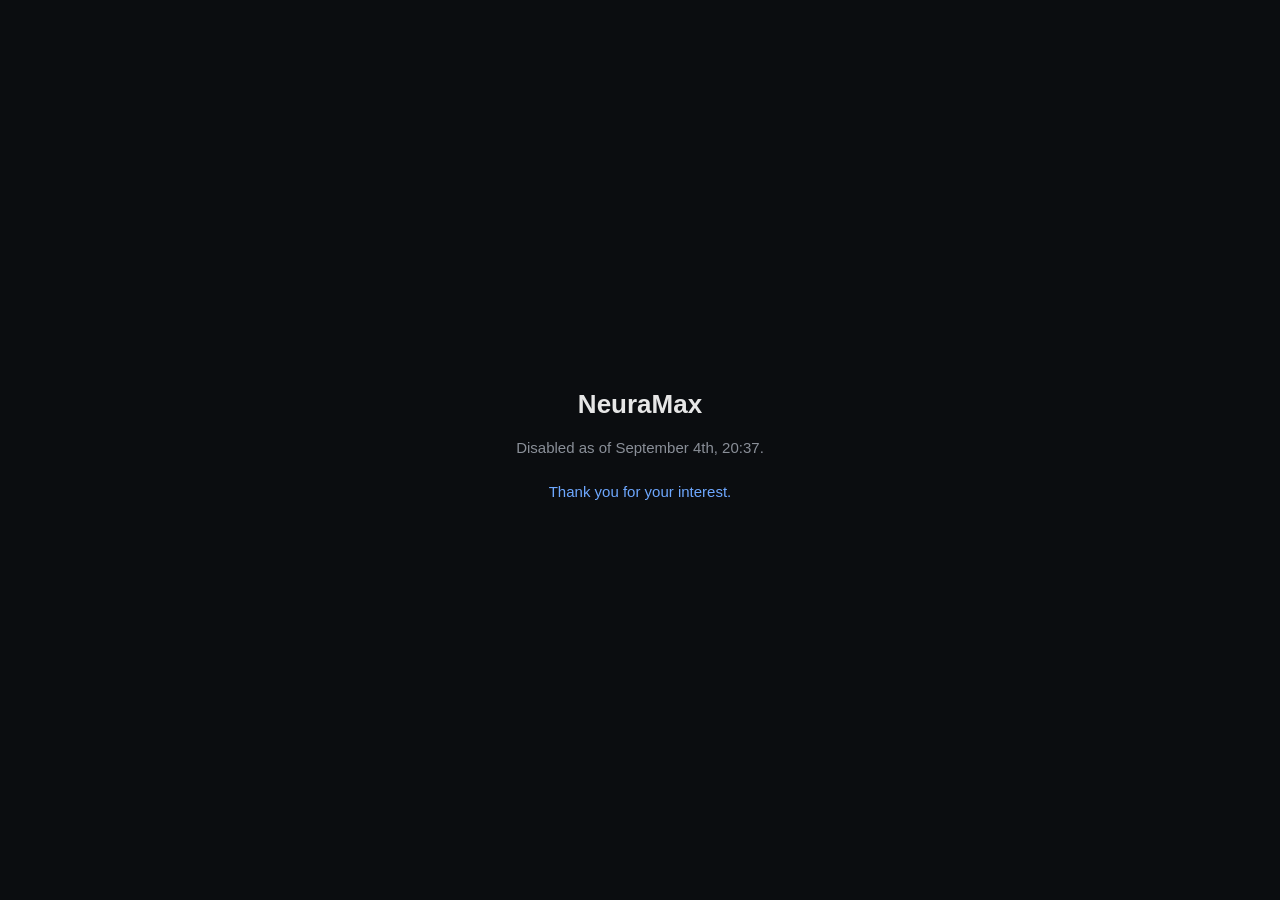
<file: neuraended/index.html>
<!DOCTYPE html>
<html lang="en">
<head>
<meta charset="UTF-8">
<meta name="viewport" content="width=device-width, initial-scale=1.0">
<title>NeuraMax - Discontinued</title>
<style>
  * { box-sizing: border-box; margin: 0; padding: 0; }

  body {
    background: #0b0d10;
    color: #e6e6e6;
    font-family: -apple-system, BlinkMacSystemFont, "Segoe UI", Roboto, Helvetica, Arial, sans-serif;
    min-height: 100vh;
    display: flex;
    align-items: center;
    justify-content: center;
    padding: 24px;
    text-align: center;
  }

  .box {
    max-width: 480px;
  }

  h1 {
    font-size: 26px;
    font-weight: 700;
    margin-bottom: 16px;
  }

  p {
    font-size: 15px;
    color: #8a8f98;
    line-height: 1.6;
    margin-bottom: 8px;
  }

  .thanks {
    margin-top: 20px;
    color: #6ea8ff;
  }
</style>
</head>
<body>
  <div class="box">
    <h1>NeuraMax</h1>
    <p>Disabled as of September 4th, 20:37.</p>
    <p class="thanks">Thank you for your interest.</p>
  </div>
</body>
</html>
</file>
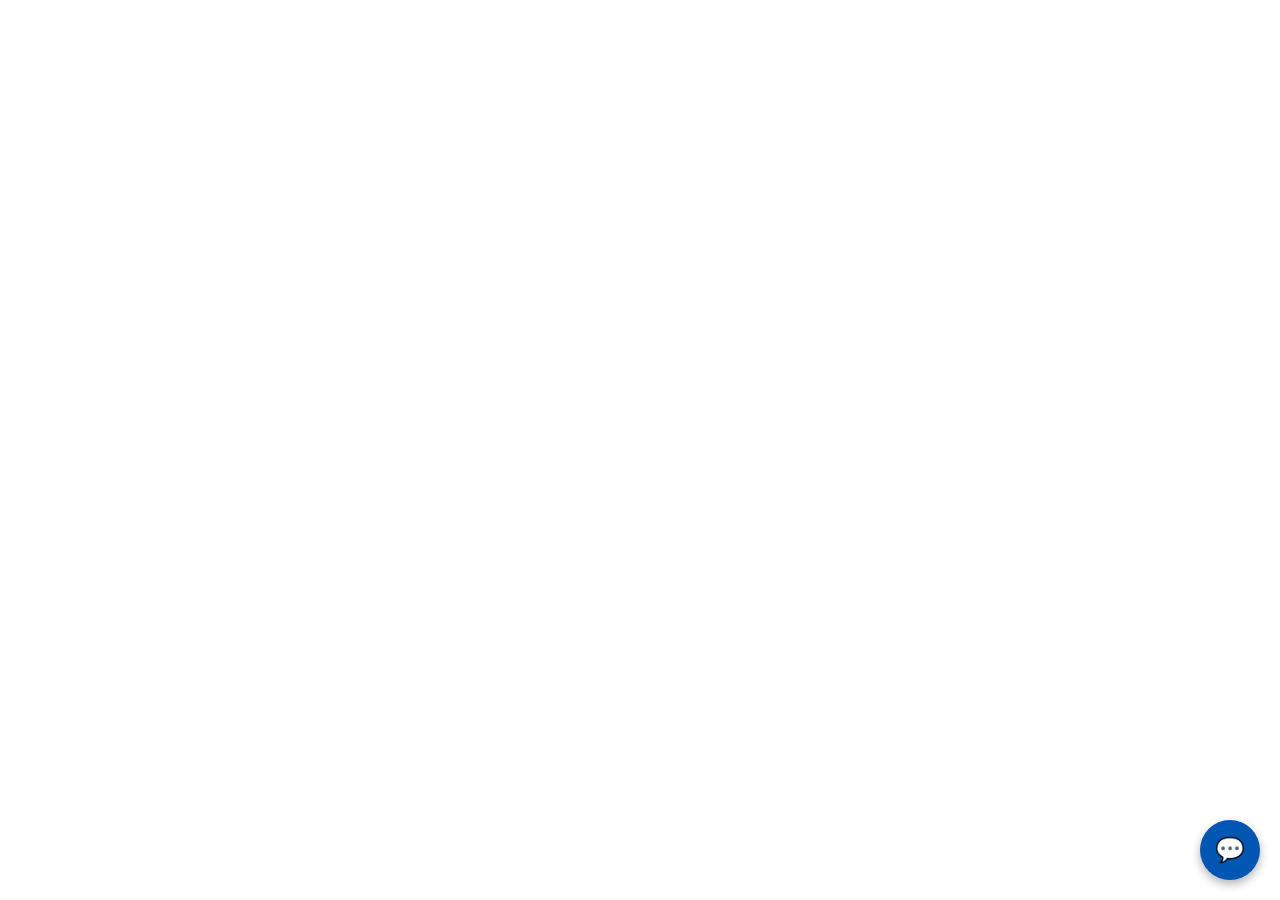
<file: support/index.html>
<!DOCTYPE html>
<html>
<head><link rel="stylesheet" href="style.css"></head>
<body>
    <div id="bot-btn" onclick="toggleChat()">💬</div>
    <div id="chat-window">
        <div id="messages" style="height:350px; overflow-y:auto;"></div>
        <textarea id="userInput" placeholder="Sorununu yaz..."></textarea>
        <button onclick="sendAI()">Sor</button>
        <button onclick="sendToRep()" style="background:red; color:white;">Temsilciye Gönder</button>
    </div>

    <script>
        const GROQ_API_KEY = "BURAYA_KEYINI_YAZ";
        async function sendAI() {
            const prompt = document.getElementById("userInput").value;
            const res = await fetch("https://api.groq.com/openai/v1/chat/completions", {
                method: "POST",
                headers: { "Authorization": `Bearer ${GROQ_API_KEY}`, "Content-Type": "application/json" },
                body: JSON.stringify({
                    model: "llama3-70b-8192",
                    messages: [
                        { role: "system", content: "Sen Wind Developers destek asistanısın. Türkçe, İngilizce, Almanca, Fransızca, İspanyolca, Rusça, Arapça, Japonca, Çince, İtalyanca, Portekizce, Hollandaca, Korece, Hintçe, Yunanca, İsveççe, Lehçe, Fince, Norveççe ve Danca dillerinde hizmet ver. Sadece teknik destekle ilgili cevap ver, alakasız soruları reddet." },
                        { role: "user", content: prompt }
                    ]
                })
            });
            const data = await res.json();
            document.getElementById("messages").innerHTML += `<p>AI: ${data.choices[0].message.content}</p>`;
        }

        async function sendToRep() {
            const msg = document.getElementById("userInput").value;
            const email = prompt("İletişim mailinizi girin:");
            if(!msg || !email) return;

            const res = await fetch('https://api.npoint.io/219d165d4c69ebcdb2b6');
            const data = await res.json();
            data.tickets.push({ email, message: msg, date: new Date().toLocaleString() });
            
            await fetch('https://api.npoint.io/219d165d4c69ebcdb2b6', {
                method: 'POST',
                headers: {'Content-Type': 'application/json'},
                body: JSON.stringify(data)
            });
            alert("Talebiniz temsilciye ulaştı!");
        }
        function toggleChat() { document.getElementById("chat-window").style.display = 'block'; }
    </script>
</body>
</html>
</file>
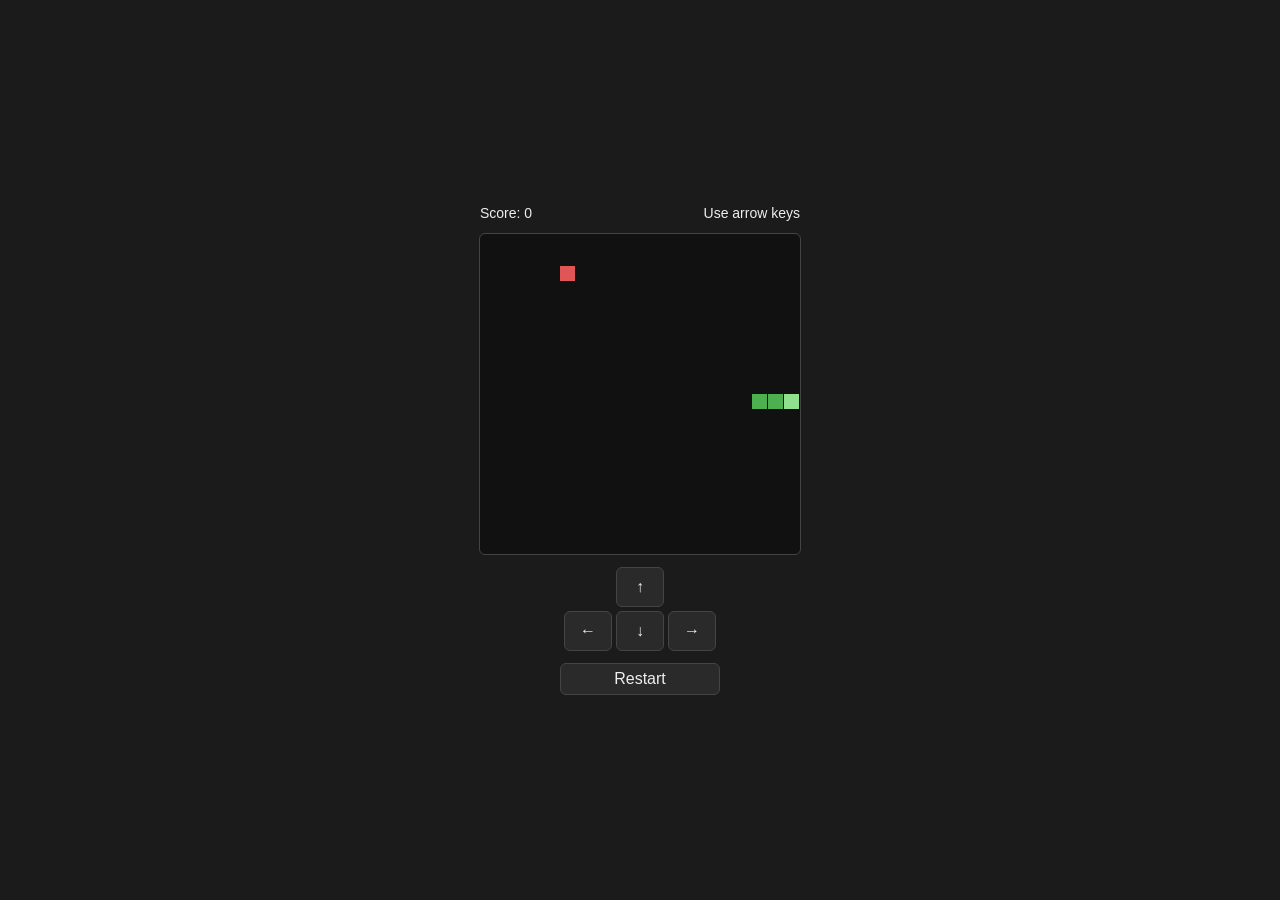
<file: random/1234/index.html>
<!DOCTYPE html>
<html lang="en">
<head>
<meta charset="UTF-8">
<title>Snake</title>
<style>
  body {
    margin: 0;
    min-height: 100vh;
    display: flex;
    flex-direction: column;
    align-items: center;
    justify-content: center;
    gap: 12px;
    background: #1b1b1b;
    color: #eee;
    font-family: sans-serif;
  }
  #info { display: flex; justify-content: space-between; width: 320px; font-size: 14px; }
  canvas { background: #111; border: 1px solid #444; border-radius: 6px; }
  .controls { display: grid; grid-template-columns: repeat(3, 48px); grid-template-rows: repeat(2, 40px); gap: 4px; }
  button {
    background: #2a2a2a;
    color: #eee;
    border: 1px solid #444;
    border-radius: 6px;
    cursor: pointer;
    font-size: 16px;
  }
  button:hover { background: #3a3a3a; }
  #restart { grid-column: span 3; width: 160px; padding: 6px; }
</style>
</head>
<body>
  <div id="info">
    <span>Score: <span id="score">0</span></span>
    <span id="status">Use arrow keys</span>
  </div>
  <canvas id="board" width="320" height="320"></canvas>
  <div class="controls">
    <div></div>
    <button id="up">&#8593;</button>
    <div></div>
    <button id="left">&#8592;</button>
    <button id="down">&#8595;</button>
    <button id="right">&#8594;</button>
  </div>
  <button id="restart">Restart</button>

<script>
(function(){
  var canvas = document.getElementById('board');
  var ctx = canvas.getContext('2d');
  var cell = 16, cols = 20, rows = 20;
  var snake, dir, nextDir, food, score, alive, timer;

  function rndFood(){
    var p;
    do {
      p = {x: Math.floor(Math.random()*cols), y: Math.floor(Math.random()*rows)};
    } while (snake.some(function(s){return s.x===p.x && s.y===p.y;}));
    return p;
  }

  function reset(){
    snake = [{x:10,y:10},{x:9,y:10},{x:8,y:10}];
    dir = {x:1,y:0};
    nextDir = {x:1,y:0};
    food = rndFood();
    score = 0;
    alive = true;
    document.getElementById('score').textContent = '0';
    document.getElementById('status').textContent = 'Use arrow keys';
    if (timer) clearInterval(timer);
    timer = setInterval(tick, 110);
    draw();
  }

  function tick(){
    if (!alive) return;
    dir = nextDir;
    var head = {x: snake[0].x + dir.x, y: snake[0].y + dir.y};
    if (head.x < 0 || head.x >= cols || head.y < 0 || head.y >= rows || snake.some(function(s){return s.x===head.x && s.y===head.y;})) {
      alive = false;
      clearInterval(timer);
      document.getElementById('status').textContent = 'Game over — restart';
      draw();
      return;
    }
    snake.unshift(head);
    if (head.x === food.x && head.y === food.y) {
      score += 1;
      document.getElementById('score').textContent = String(score);
      food = rndFood();
    } else {
      snake.pop();
    }
    draw();
  }

  function draw(){
    ctx.clearRect(0,0,canvas.width,canvas.height);
    ctx.fillStyle = '#e05555';
    ctx.fillRect(food.x*cell, food.y*cell, cell-1, cell-1);
    snake.forEach(function(s, i){
      ctx.fillStyle = i === 0 ? '#8fe08f' : '#4caf50';
      ctx.fillRect(s.x*cell, s.y*cell, cell-1, cell-1);
    });
  }

  function setDir(x,y){
    if (dir.x === -x && dir.y === -y) return;
    nextDir = {x:x,y:y};
  }

  document.addEventListener('keydown', function(e){
    if (e.key === 'ArrowUp') setDir(0,-1);
    else if (e.key === 'ArrowDown') setDir(0,1);
    else if (e.key === 'ArrowLeft') setDir(-1,0);
    else if (e.key === 'ArrowRight') setDir(1,0);
    else return;
    e.preventDefault();
  });

  document.getElementById('up').addEventListener('click', function(){ setDir(0,-1); });
  document.getElementById('down').addEventListener('click', function(){ setDir(0,1); });
  document.getElementById('left').addEventListener('click', function(){ setDir(-1,0); });
  document.getElementById('right').addEventListener('click', function(){ setDir(1,0); });
  document.getElementById('restart').addEventListener('click', reset);

  reset();
})();
</script>
</body>
</html>
</file>
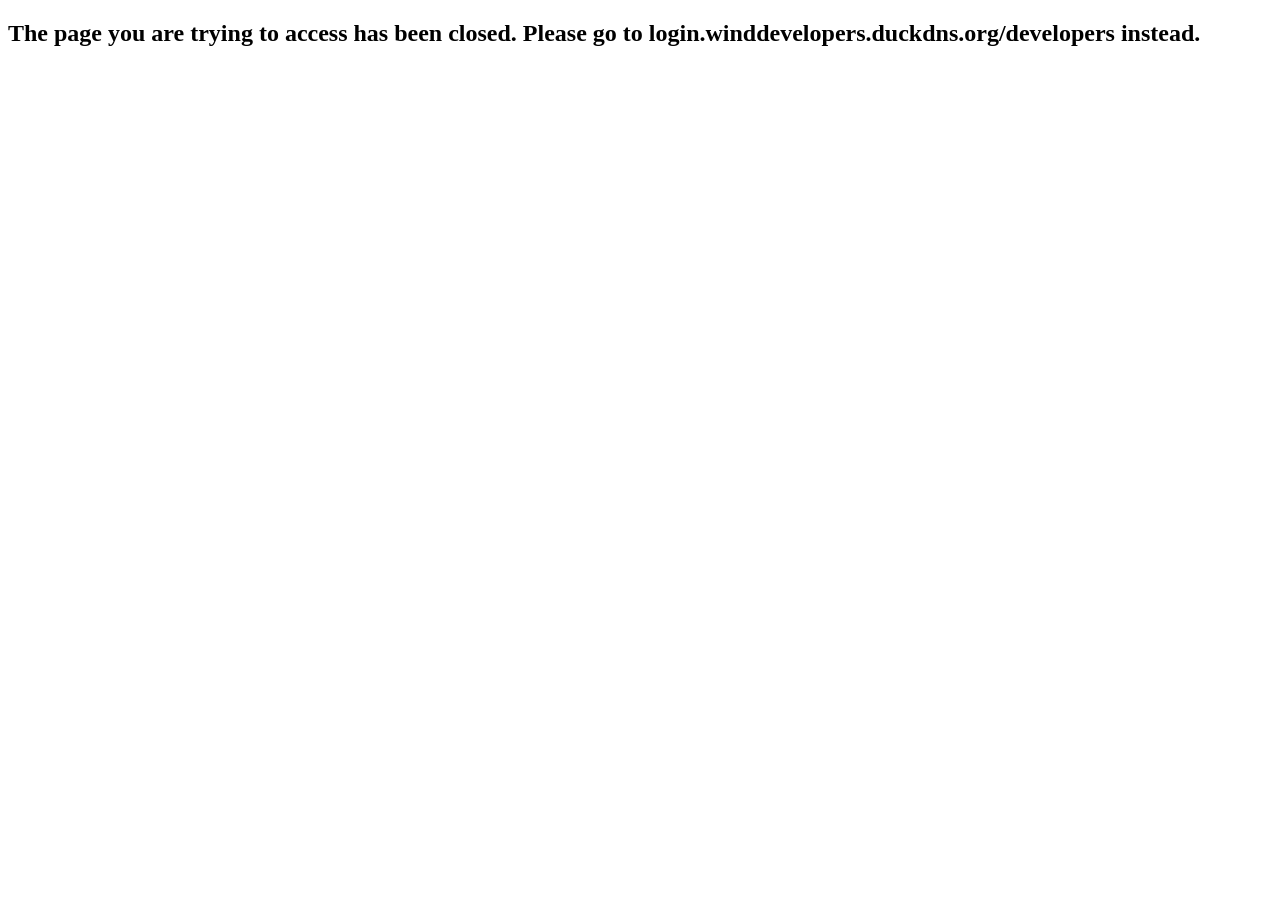
<file: loginer/apps/error/reports/devserror.htm>
<!DOCTYPE  HTML>
<html>
  <head>
    <title>The page has closed</title>
  </head>
  <body>
  <h2>The page you are trying to access has been closed. Please go to login.winddevelopers.duckdns.org/developers instead.</h2>
    </body>
</html>
</file>
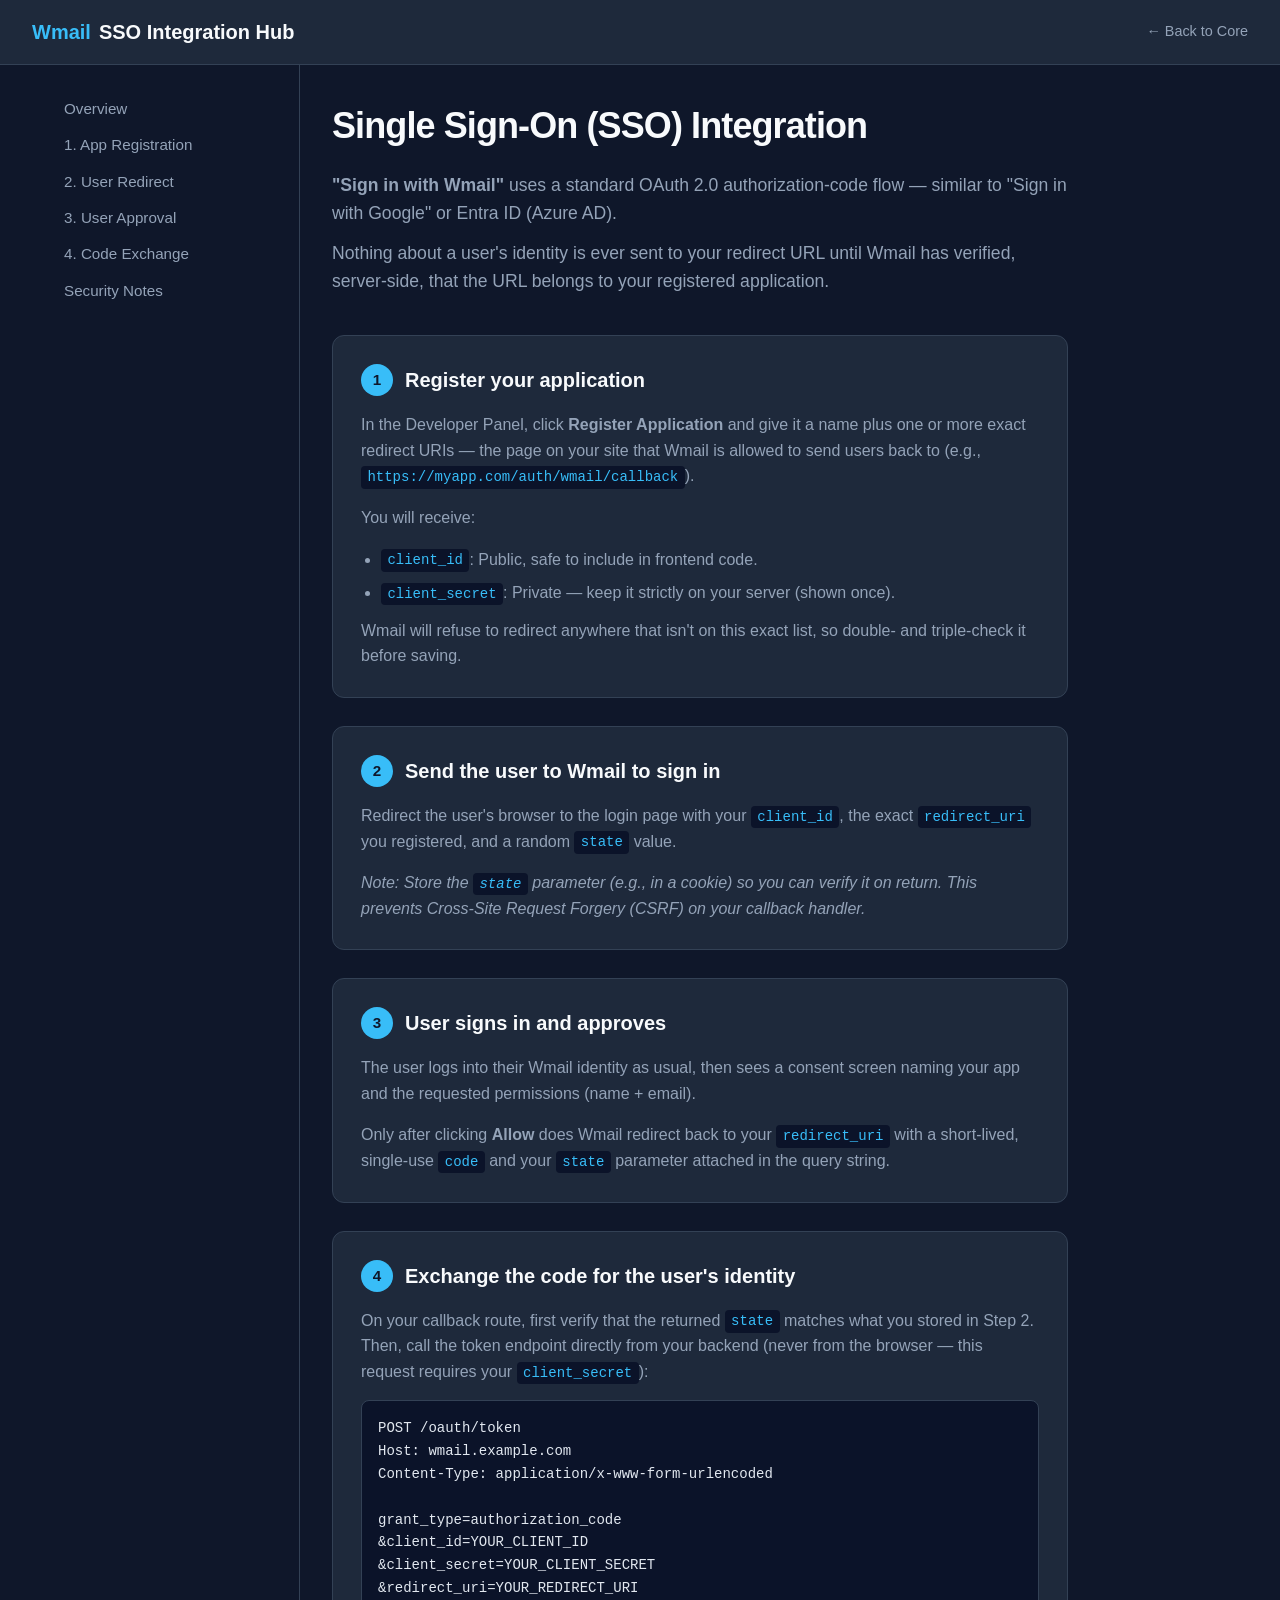
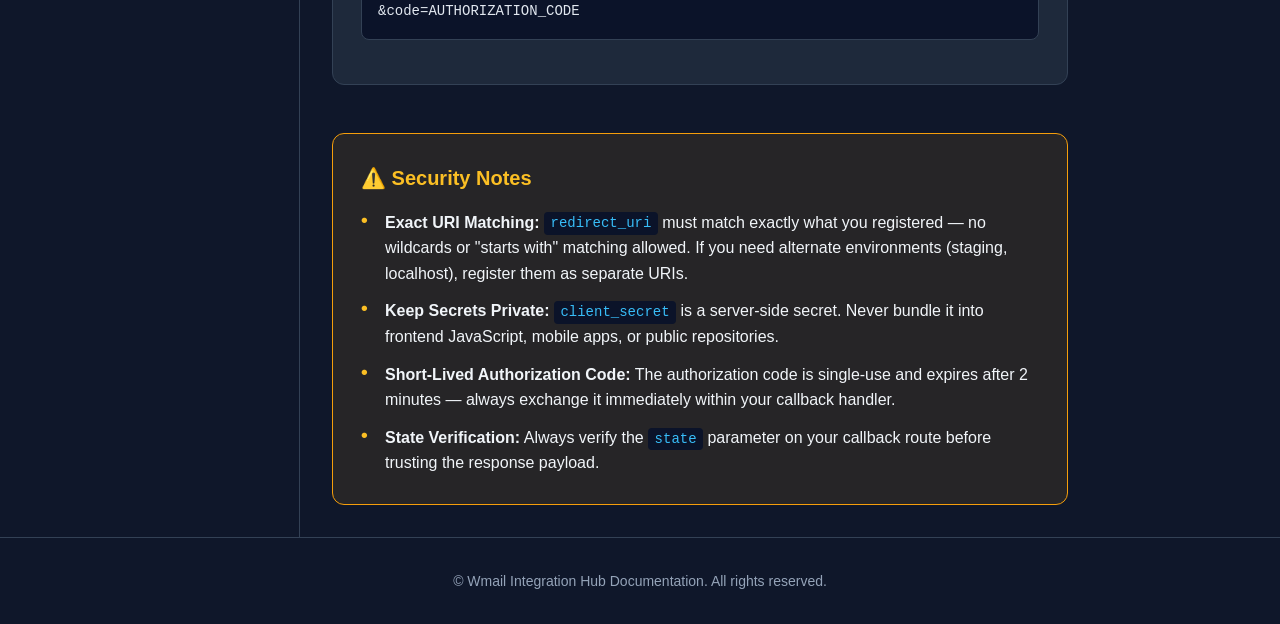
<file: entegration/callback/docs/wmail/support/docs.html>
<!DOCTYPE html>
<html lang="en">
<head>
  <meta charset="UTF-8" />
  <meta name="viewport" content="width=device-width, initial-scale=1.0" />
  <title>Wmail SSO Integration Docs</title>
  <style>
    :root {
      --bg-primary: #0f172a;
      --bg-surface: #1e293b;
      --bg-card: #1e293b;
      --text-main: #f8fafc;
      --text-muted: #94a3b8;
      --accent: #38bdf8;
      --accent-hover: #0284c7;
      --warning-border: #f59e0b;
      --warning-bg: rgba(245, 158, 11, 0.1);
      --code-bg: #0b1329;
      --border: #334155;
    }

    * {
      box-sizing: border-box;
      margin: 0;
      padding: 0;
    }

    body {
      font-family: -apple-system, BlinkMacSystemFont, "Segoe UI", Roboto, Helvetica, Arial, sans-serif;
      background-color: var(--bg-primary);
      color: var(--text-main);
      line-height: 1.6;
      display: flex;
      flex-direction: column;
      min-height: 100vh;
    }

    /* Header */
    header {
      background-color: var(--bg-surface);
      border-bottom: 1px solid var(--border);
      padding: 1rem 2rem;
      display: flex;
      justify-content: space-between;
      align-items: center;
      position: sticky;
      top: 0;
      z-index: 10;
    }

    .brand {
      font-weight: 700;
      font-size: 1.25rem;
      color: var(--text-main);
      display: flex;
      align-items: center;
      gap: 0.5rem;
    }

    .brand span {
      color: var(--accent);
    }

    .back-link {
      color: var(--text-muted);
      text-decoration: none;
      font-size: 0.9rem;
      transition: color 0.2s;
    }

    .back-link:hover {
      color: var(--accent);
    }

    /* Container */
    .layout {
      display: flex;
      max-width: 1200px;
      margin: 0 auto;
      width: 100%;
      flex: 1;
    }

    /* Sidebar Navigation */
    aside {
      width: 260px;
      padding: 2rem 1.5rem;
      border-right: 1px solid var(--border);
      display: none;
    }

    @media (min-width: 768px) {
      aside {
        display: block;
      }
    }

    aside nav {
      display: flex;
      flex-direction: column;
      gap: 0.75rem;
      position: sticky;
      top: 5rem;
    }

    aside a {
      color: var(--text-muted);
      text-decoration: none;
      font-size: 0.95rem;
      transition: color 0.2s;
    }

    aside a:hover {
      color: var(--accent);
    }

    /* Main Content */
    main {
      flex: 1;
      padding: 2rem;
      max-width: 800px;
    }

    .hero {
      margin-bottom: 2.5rem;
    }

    .hero h1 {
      font-size: 2.25rem;
      font-weight: 800;
      margin-bottom: 1rem;
      letter-spacing: -0.025em;
    }

    .hero p {
      font-size: 1.1rem;
      color: var(--text-muted);
    }

    /* Steps */
    .step-card {
      background-color: var(--bg-card);
      border: 1px solid var(--border);
      border-radius: 0.75rem;
      padding: 1.75rem;
      margin-bottom: 1.75rem;
    }

    .step-header {
      display: flex;
      align-items: center;
      gap: 0.75rem;
      margin-bottom: 1rem;
    }

    .step-number {
      background-color: var(--accent);
      color: #0f172a;
      font-weight: 700;
      width: 2rem;
      height: 2rem;
      border-radius: 50%;
      display: flex;
      align-items: center;
      justify-content: center;
      font-size: 0.95rem;
    }

    .step-title {
      font-size: 1.25rem;
      font-weight: 600;
    }

    .step-card p {
      color: var(--text-muted);
      margin-bottom: 1rem;
    }

    .step-card p:last-child {
      margin-bottom: 0;
    }

    /* Code Blocks & Badges */
    code {
      font-family: ui-monospace, SFMono-Regular, Menlo, Monaco, Consolas, monospace;
      background-color: var(--code-bg);
      color: #38bdf8;
      padding: 0.2rem 0.4rem;
      border-radius: 0.25rem;
      font-size: 0.875em;
    }

    pre {
      background-color: var(--code-bg);
      border: 1px solid var(--border);
      padding: 1rem;
      border-radius: 0.5rem;
      overflow-x: auto;
      margin: 1rem 0;
    }

    pre code {
      background: none;
      padding: 0;
      color: #e2e8f0;
    }

    /* Security Box */
    .security-section {
      margin-top: 3rem;
      border: 1px solid var(--warning-border);
      background-color: var(--warning-bg);
      border-radius: 0.75rem;
      padding: 1.75rem;
    }

    .security-section h2 {
      color: #fbbf24;
      font-size: 1.25rem;
      margin-bottom: 1rem;
      display: flex;
      align-items: center;
      gap: 0.5rem;
    }

    .security-list {
      list-style-type: none;
      display: flex;
      flex-direction: column;
      gap: 0.75rem;
    }

    .security-list li {
      position: relative;
      padding-left: 1.5rem;
      color: #f1f5f9;
    }

    .security-list li::before {
      content: "•";
      color: #fbbf24;
      font-weight: bold;
      position: absolute;
      left: 0;
      font-size: 1.2rem;
      line-height: 1;
    }

    /* Footer */
    footer {
      border-top: 1px solid var(--border);
      text-align: center;
      padding: 2rem;
      color: var(--text-muted);
      font-size: 0.875rem;
      margin-top: auto;
    }
  </style>
</head>
<body>

  <!-- Top Navigation Header -->
  <header>
    <div class="brand">
      <span>Wmail</span> SSO Integration Hub
    </div>
    <a href="#" class="back-link">&larr; Back to Core</a>
  </header>

  <div class="layout">
    <!-- Navigation Sidebar -->
    <aside>
      <nav>
        <a href="#overview">Overview</a>
        <a href="#step-1">1. App Registration</a>
        <a href="#step-2">2. User Redirect</a>
        <a href="#step-3">3. User Approval</a>
        <a href="#step-4">4. Code Exchange</a>
        <a href="#security">Security Notes</a>
      </nav>
    </aside>

    <!-- Main Content Area -->
    <main>
      <!-- Hero Section -->
      <section id="overview" class="hero">
        <h1>Single Sign-On (SSO) Integration</h1>
        <p>
          <strong>"Sign in with Wmail"</strong> uses a standard OAuth 2.0 authorization-code flow — similar to "Sign in with Google" or Entra ID (Azure AD).
        </p>
        <p style="margin-top: 0.75rem;">
          Nothing about a user's identity is ever sent to your redirect URL until Wmail has verified, server-side, that the URL belongs to your registered application.
        </p>
      </section>

      <!-- Step 1 -->
      <section id="step-1" class="step-card">
        <div class="step-header">
          <div class="step-number">1</div>
          <h2 class="step-title">Register your application</h2>
        </div>
        <p>
          In the Developer Panel, click <strong>Register Application</strong> and give it a name plus one or more exact redirect URIs — the page on your site that Wmail is allowed to send users back to (e.g., <code>https://myapp.com/auth/wmail/callback</code>).
        </p>
        <p>
          You will receive:
        </p>
        <ul>
          <li style="margin-left: 1.25rem; color: var(--text-muted); margin-bottom: 0.5rem;">
            <code>client_id</code>: Public, safe to include in frontend code.
          </li>
          <li style="margin-left: 1.25rem; color: var(--text-muted);">
            <code>client_secret</code>: Private — keep it strictly on your server (shown once).
          </li>
        </ul>
        <p style="margin-top: 0.75rem;">
          Wmail will refuse to redirect anywhere that isn't on this exact list, so double- and triple-check it before saving.
        </p>
      </section>

      <!-- Step 2 -->
      <section id="step-2" class="step-card">
        <div class="step-header">
          <div class="step-number">2</div>
          <h2 class="step-title">Send the user to Wmail to sign in</h2>
        </div>
        <p>
          Redirect the user's browser to the login page with your <code>client_id</code>, the exact <code>redirect_uri</code> you registered, and a random <code>state</code> value.
        </p>
        <p>
          <em>Note: Store the <code>state</code> parameter (e.g., in a cookie) so you can verify it on return. This prevents Cross-Site Request Forgery (CSRF) on your callback handler.</em>
        </p>
      </section>

      <!-- Step 3 -->
      <section id="step-3" class="step-card">
        <div class="step-header">
          <div class="step-number">3</div>
          <h2 class="step-title">User signs in and approves</h2>
        </div>
        <p>
          The user logs into their Wmail identity as usual, then sees a consent screen naming your app and the requested permissions (name + email).
        </p>
        <p>
          Only after clicking <strong>Allow</strong> does Wmail redirect back to your <code>redirect_uri</code> with a short-lived, single-use <code>code</code> and your <code>state</code> parameter attached in the query string.
        </p>
      </section>

      <!-- Step 4 -->
      <section id="step-4" class="step-card">
        <div class="step-header">
          <div class="step-number">4</div>
          <h2 class="step-title">Exchange the code for the user's identity</h2>
        </div>
        <p>
          On your callback route, first verify that the returned <code>state</code> matches what you stored in Step 2. Then, call the token endpoint directly from your backend (never from the browser — this request requires your <code>client_secret</code>):
        </p>
<pre><code>POST /oauth/token
Host: wmail.example.com
Content-Type: application/x-www-form-urlencoded

grant_type=authorization_code
&amp;client_id=YOUR_CLIENT_ID
&amp;client_secret=YOUR_CLIENT_SECRET
&amp;redirect_uri=YOUR_REDIRECT_URI
&amp;code=AUTHORIZATION_CODE</code></pre>
      </section>

      <!-- Security Notes -->
      <section id="security" class="security-section">
        <h2>⚠️ Security Notes</h2>
        <ul class="security-list">
          <li>
            <strong>Exact URI Matching:</strong> <code>redirect_uri</code> must match exactly what you registered — no wildcards or "starts with" matching allowed. If you need alternate environments (staging, localhost), register them as separate URIs.
          </li>
          <li>
            <strong>Keep Secrets Private:</strong> <code>client_secret</code> is a server-side secret. Never bundle it into frontend JavaScript, mobile apps, or public repositories.
          </li>
          <li>
            <strong>Short-Lived Authorization Code:</strong> The authorization code is single-use and expires after 2 minutes — always exchange it immediately within your callback handler.
          </li>
          <li>
            <strong>State Verification:</strong> Always verify the <code>state</code> parameter on your callback route before trusting the response payload.
          </li>
        </ul>
      </section>
    </main>
  </div>

  <!-- Footer -->
  <footer>
    &copy; Wmail Integration Hub Documentation. All rights reserved.
  </footer>

</body>
</html>
</file>
<file: support/style.css>
#bot-btn { position:fixed; bottom:20px; right:20px; width:60px; height:60px; background:#0056b3; border-radius:50%; cursor:pointer; color:white; display:flex; align-items:center; justify-content:center; font-size:24px; box-shadow:0 4px 10px rgba(0,0,0,0.3); }
#chat-window { display:none; position:fixed; bottom:90px; right:20px; width:320px; height:480px; background:white; border-radius:10px; border:1px solid #ccc; box-shadow:0 5px 15px rgba(0,0,0,0.2); padding:15px; }
</file>
